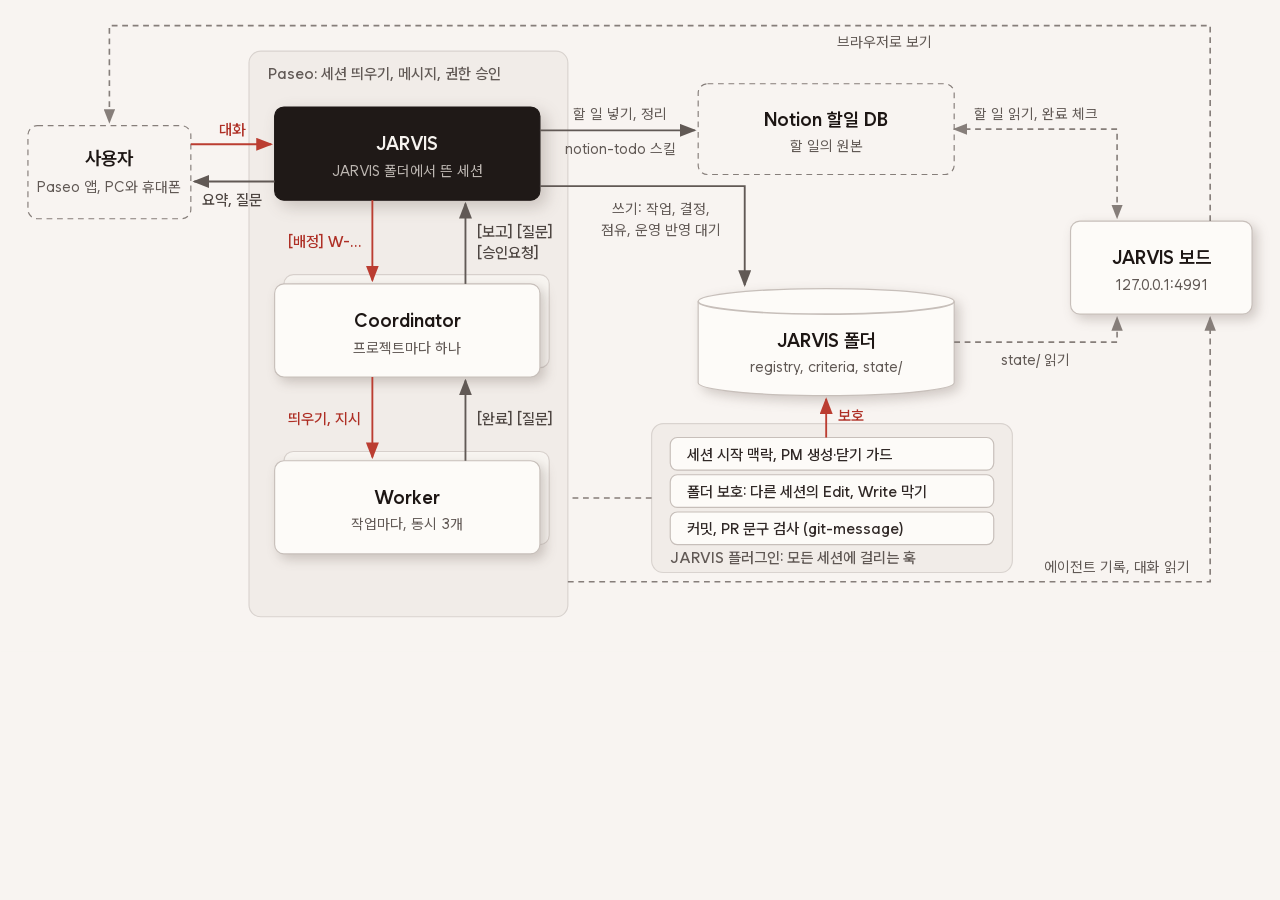
<file: docs/diagrams/architecture.html>
<!DOCTYPE html>
<html lang="ko">
<head>
<meta charset="UTF-8">
<meta name="viewport" content="width=device-width, initial-scale=1.0">
<meta name="description" content="JARVIS 구성">
<title>JARVIS 구성</title>
<link href="https://api.fontshare.com/v2/css?f[]=general-sans@400,500,600&display=block" rel="stylesheet">
<link href="diagram.css" rel="stylesheet">
</head>
<body>
<figure>
<svg viewBox="0 0 1100 560" xmlns="http://www.w3.org/2000/svg" role="img" aria-labelledby="t d">
<title id="t">JARVIS 구성</title>
<desc id="d">사용자는 Paseo 앱에서 JARVIS 와 대화한다. Paseo 안에서 JARVIS 는 Coordinator 에 배정하고 Coordinator 는 Worker 를 띄우며, 보고는 거꾸로 올라온다. JARVIS 는 Notion 할일 DB 에 할 일을 넣고 JARVIS 폴더에 작업, 결정, 점유, 운영 반영 대기를 쓴다. 플러그인 훅은 모든 세션에 걸려 PM 에게 시작 맥락을 넣고, PM 생성과 닫기를 지키고, 폴더를 보호하고, 커밋 문구를 검사한다. JARVIS 보드는 폴더, Notion, Paseo 기록을 읽고 사용자는 브라우저로 본다.</desc>
<defs>
<marker id="hd" markerWidth="9" markerHeight="7" refX="8" refY="3.5" orient="auto"><polygon points="0 0, 9 3.5, 0 7" class="head-down"/></marker>
<marker id="hu" markerWidth="9" markerHeight="7" refX="8" refY="3.5" orient="auto"><polygon points="0 0, 9 3.5, 0 7" class="head-up"/></marker>
<marker id="hr" markerWidth="9" markerHeight="7" refX="8" refY="3.5" orient="auto-start-reverse"><polygon points="0 0, 9 3.5, 0 7" class="head-read"/></marker>
</defs>
<rect width="1100" height="560" class="ground"/>
<rect x="214" y="44" width="274" height="486" class="zone"/>
<text x="230" y="68" class="zone-t">Paseo: 세션 띄우기, 메시지, 권한 승인</text>
<rect x="24" y="108" width="140" height="80" class="box ext"/>
<text x="94" y="142" class="box-name" text-anchor="middle">사용자</text><text x="94" y="165" class="box-sub" text-anchor="middle">Paseo 앱, PC와 휴대폰</text>
<rect x="236" y="92" width="228" height="80" class="box hub"/>
<text x="350" y="129" class="box-name hub-name" text-anchor="middle">JARVIS</text>
<text x="350" y="151" class="box-sub hub-sub" text-anchor="middle">JARVIS 폴더에서 뜬 세션</text>
<rect x="244" y="236" width="228" height="80" class="box ghost"/>
<rect x="236" y="244" width="228" height="80" class="box "/>
<text x="350" y="281" class="box-name" text-anchor="middle">Coordinator</text>
<text x="350" y="303" class="box-sub" text-anchor="middle">프로젝트마다 하나</text>
<rect x="244" y="388" width="228" height="80" class="box ghost"/>
<rect x="236" y="396" width="228" height="80" class="box "/>
<text x="350" y="433" class="box-name" text-anchor="middle">Worker</text>
<text x="350" y="455" class="box-sub" text-anchor="middle">작업마다, 동시 3개</text>
<path d="M 164,124 H 233" class="flow down" marker-end="url(#hd)"/><text x="199" y="116" class="msg down-t" text-anchor="middle">대화</text>
<path d="M 236,156 H 167" class="flow up" marker-end="url(#hu)"/><text x="199" y="176" class="msg up-t" text-anchor="middle">요약, 질문</text>
<path d="M 320,172 V 241" class="flow down" marker-end="url(#hd)"/><text x="310" y="212" class="msg down-t" text-anchor="end">[배정] W-…</text>
<path d="M 400,244 V 175" class="flow up" marker-end="url(#hu)"/><text x="410" y="204" class="msg up-t">[보고] [질문]</text><text x="410" y="222" class="msg up-t">[승인요청]</text>
<path d="M 320,324 V 393" class="flow down" marker-end="url(#hd)"/><text x="310" y="364" class="msg down-t" text-anchor="end">띄우기, 지시</text>
<path d="M 400,396 V 327" class="flow up" marker-end="url(#hu)"/><text x="410" y="364" class="msg up-t">[완료] [질문]</text>
<rect x="600" y="72" width="220" height="78" class="box ext"/>
<text x="710" y="108" class="box-name" text-anchor="middle">Notion 할일 DB</text>
<text x="710" y="130" class="box-sub" text-anchor="middle">할 일의 원본</text>
<path d="M 464,112 H 597" class="flow up" marker-end="url(#hu)"/><text x="533" y="102" class="read-t" text-anchor="middle">할 일 넣기, 정리</text><text x="533" y="132" class="read-t" text-anchor="middle">notion-todo 스킬</text>
<path d="M 600,259 a 110,11 0 0 1 220,0 v 70 a 110,11 0 0 1 -220,0 Z" class="box db"/>
<path d="M 600,259 a 110,11 0 0 0 220,0" class="tree"/>
<text x="710" y="298" class="box-name" text-anchor="middle">JARVIS 폴더</text>
<text x="710" y="320" class="box-sub" text-anchor="middle">registry, criteria, state/</text>
<path d="M 464,160 H 640 V 245" class="flow up" marker-end="url(#hu)"/><text x="568" y="184" class="read-t" text-anchor="middle">쓰기: 작업, 결정,</text><text x="568" y="202" class="read-t" text-anchor="middle">점유, 운영 반영 대기</text>
<rect x="560" y="364" width="310" height="128" class="zone"/>
<rect x="576" y="376" width="278" height="28" class="chip"/><text x="590" y="395" class="chip-t">세션 시작 맥락, PM 생성·닫기 가드</text>
<rect x="576" y="408" width="278" height="28" class="chip"/><text x="590" y="427" class="chip-t">폴더 보호: 다른 세션의 Edit, Write 막기</text>
<rect x="576" y="440" width="278" height="28" class="chip"/><text x="590" y="459" class="chip-t">커밋, PR 문구 검사 (git-message)</text>
<text x="576" y="484" class="zone-t">JARVIS 플러그인: 모든 세션에 걸리는 훅</text>
<path d="M 710,376 V 343" class="flow down" marker-end="url(#hd)"/><text x="720" y="362" class="msg down-t">보호</text>
<path d="M 560,428 H 488" class="flow read"/>
<rect x="920" y="190" width="156" height="80" class="box "/>
<text x="998" y="227" class="box-name" text-anchor="middle">JARVIS 보드</text>
<text x="998" y="249" class="box-sub" text-anchor="middle">127.0.0.1:4991</text>
<path d="M 820,111 H 960 V 187" class="flow read" marker-start="url(#hr)" marker-end="url(#hr)"/><text x="890" y="102" class="read-t" text-anchor="middle">할 일 읽기, 완료 체크</text>
<path d="M 820,294 H 960 V 273" class="flow read" marker-end="url(#hr)"/><text x="890" y="314" class="read-t" text-anchor="middle">state/ 읽기</text>
<path d="M 488,500 H 1040 V 273" class="flow read" marker-end="url(#hr)"/><text x="960" y="492" class="read-t" text-anchor="middle">에이전트 기록, 대화 읽기</text>
<path d="M 1040,190 V 22 H 94 V 105" class="flow read" marker-end="url(#hr)"/><text x="760" y="40" class="read-t" text-anchor="middle">브라우저로 보기</text>
</svg>
</figure>
</body>
</html>
</file>
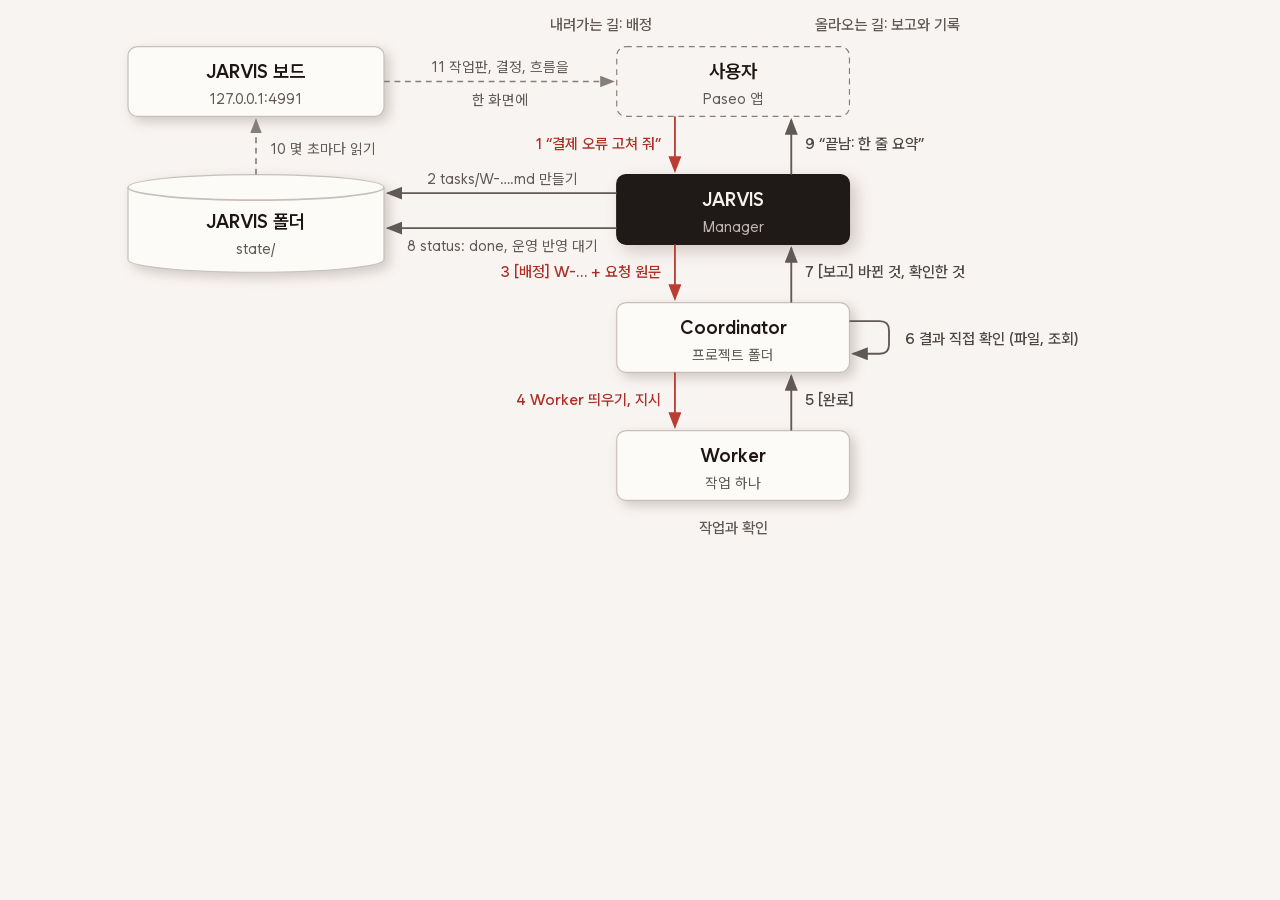
<file: docs/diagrams/flow.html>
<!DOCTYPE html>
<html lang="ko">
<head>
<meta charset="UTF-8">
<meta name="viewport" content="width=device-width, initial-scale=1.0">
<meta name="description" content="배정에서 보고까지">
<title>배정에서 보고까지</title>
<link href="https://api.fontshare.com/v2/css?f[]=general-sans@400,500,600&display=block" rel="stylesheet">
<link href="diagram.css" rel="stylesheet">
</head>
<body>
<figure>
<svg viewBox="0 0 1100 470" xmlns="http://www.w3.org/2000/svg" role="img" aria-labelledby="t d">
<title id="t">배정에서 보고까지</title>
<desc id="d">1 사용자가 JARVIS 에게 요청한다. 2 JARVIS 가 작업 파일을 만든다. 3 Coordinator 에게 배정한다. 4 Coordinator 가 Worker 를 띄운다. 5 Worker 가 완료를 알린다. 6 Coordinator 가 결과를 직접 확인한다. 7 JARVIS 에게 보고한다. 8 JARVIS 가 작업 파일을 done 으로 고친다. 9 사용자에게 한 줄로 알린다. 10 보드가 state 파일을 몇 초마다 읽고 11 사용자에게 한 화면으로 보여 준다.</desc>
<defs>
<marker id="hd" markerWidth="9" markerHeight="7" refX="8" refY="3.5" orient="auto"><polygon points="0 0, 9 3.5, 0 7" class="head-down"/></marker>
<marker id="hu" markerWidth="9" markerHeight="7" refX="8" refY="3.5" orient="auto"><polygon points="0 0, 9 3.5, 0 7" class="head-up"/></marker>
<marker id="hr" markerWidth="9" markerHeight="7" refX="8" refY="3.5" orient="auto-start-reverse"><polygon points="0 0, 9 3.5, 0 7" class="head-read"/></marker>
</defs>
<rect width="1100" height="470" class="ground"/>
<text x="560" y="26" class="zone-t" text-anchor="end">내려가는 길: 배정</text><text x="700" y="26" class="zone-t">올라오는 길: 보고와 기록</text>
<rect x="530" y="40" width="200" height="60" class="box ext"/>
<text x="630" y="67" class="box-name" text-anchor="middle">사용자</text>
<text x="630" y="89" class="box-sub" text-anchor="middle">Paseo 앱</text>
<rect x="530" y="150" width="200" height="60" class="box hub"/>
<text x="630" y="177" class="box-name hub-name" text-anchor="middle">JARVIS</text>
<text x="630" y="199" class="box-sub hub-sub" text-anchor="middle">Manager</text>
<rect x="530" y="260" width="200" height="60" class="box "/>
<text x="630" y="287" class="box-name" text-anchor="middle">Coordinator</text>
<text x="630" y="309" class="box-sub" text-anchor="middle">프로젝트 폴더</text>
<rect x="530" y="370" width="200" height="60" class="box "/>
<text x="630" y="397" class="box-name" text-anchor="middle">Worker</text>
<text x="630" y="419" class="box-sub" text-anchor="middle">작업 하나</text>
<text x="630" y="458" class="zone-t" text-anchor="middle">작업과 확인</text>
<path d="M 580,100 V 147" class="flow down" marker-end="url(#hd)"/><text x="568" y="128" class="msg down-t" text-anchor="end">1  “결제 오류 고쳐 줘”</text>
<path d="M 580,210 V 257" class="flow down" marker-end="url(#hd)"/><text x="568" y="238" class="msg down-t" text-anchor="end">3  [배정] W-… + 요청 원문</text>
<path d="M 580,320 V 367" class="flow down" marker-end="url(#hd)"/><text x="568" y="348" class="msg down-t" text-anchor="end">4  Worker 띄우기, 지시</text>
<path d="M 680,370 V 323" class="flow up" marker-end="url(#hu)"/><text x="692" y="348" class="msg up-t">5  [완료]</text>
<path d="M 730,276 h 26 q 8,0 8,8 v 12 q 0,8 -8,8 h -23" class="flow up" marker-end="url(#hu)"/><text x="778" y="296" class="msg up-t">6  결과 직접 확인 (파일, 조회)</text>
<path d="M 680,260 V 213" class="flow up" marker-end="url(#hu)"/><text x="692" y="238" class="msg up-t">7  [보고] 바뀐 것, 확인한 것</text>
<path d="M 680,150 V 103" class="flow up" marker-end="url(#hu)"/><text x="692" y="128" class="msg up-t">9  “끝남: 한 줄 요약”</text>
<path d="M 110,161 a 110,11 0 0 1 220,0 v 62 a 110,11 0 0 1 -220,0 Z" class="box db"/>
<path d="M 110,161 a 110,11 0 0 0 220,0" class="tree"/>
<text x="220" y="196" class="box-name" text-anchor="middle">JARVIS 폴더</text>
<text x="220" y="218" class="box-sub" text-anchor="middle">state/</text>
<path d="M 530,166 H 333" class="flow up" marker-end="url(#hu)"/><text x="432" y="158" class="read-t" text-anchor="middle">2  tasks/W-….md 만들기</text>
<path d="M 530,196 H 333" class="flow up" marker-end="url(#hu)"/><text x="432" y="216" class="read-t" text-anchor="middle">8  status: done, 운영 반영 대기</text>
<rect x="110" y="40" width="220" height="60" class="box "/>
<text x="220" y="67" class="box-name" text-anchor="middle">JARVIS 보드</text>
<text x="220" y="89" class="box-sub" text-anchor="middle">127.0.0.1:4991</text>
<path d="M 220,150 V 103" class="flow read" marker-end="url(#hr)"/><text x="232" y="132" class="read-t">10  몇 초마다 읽기</text>
<path d="M 330,70 H 527" class="flow read" marker-end="url(#hr)"/><text x="430" y="62" class="read-t" text-anchor="middle">11  작업판, 결정, 흐름을</text><text x="430" y="90" class="read-t" text-anchor="middle">한 화면에</text>
</svg>
</figure>
</body>
</html>
</file>
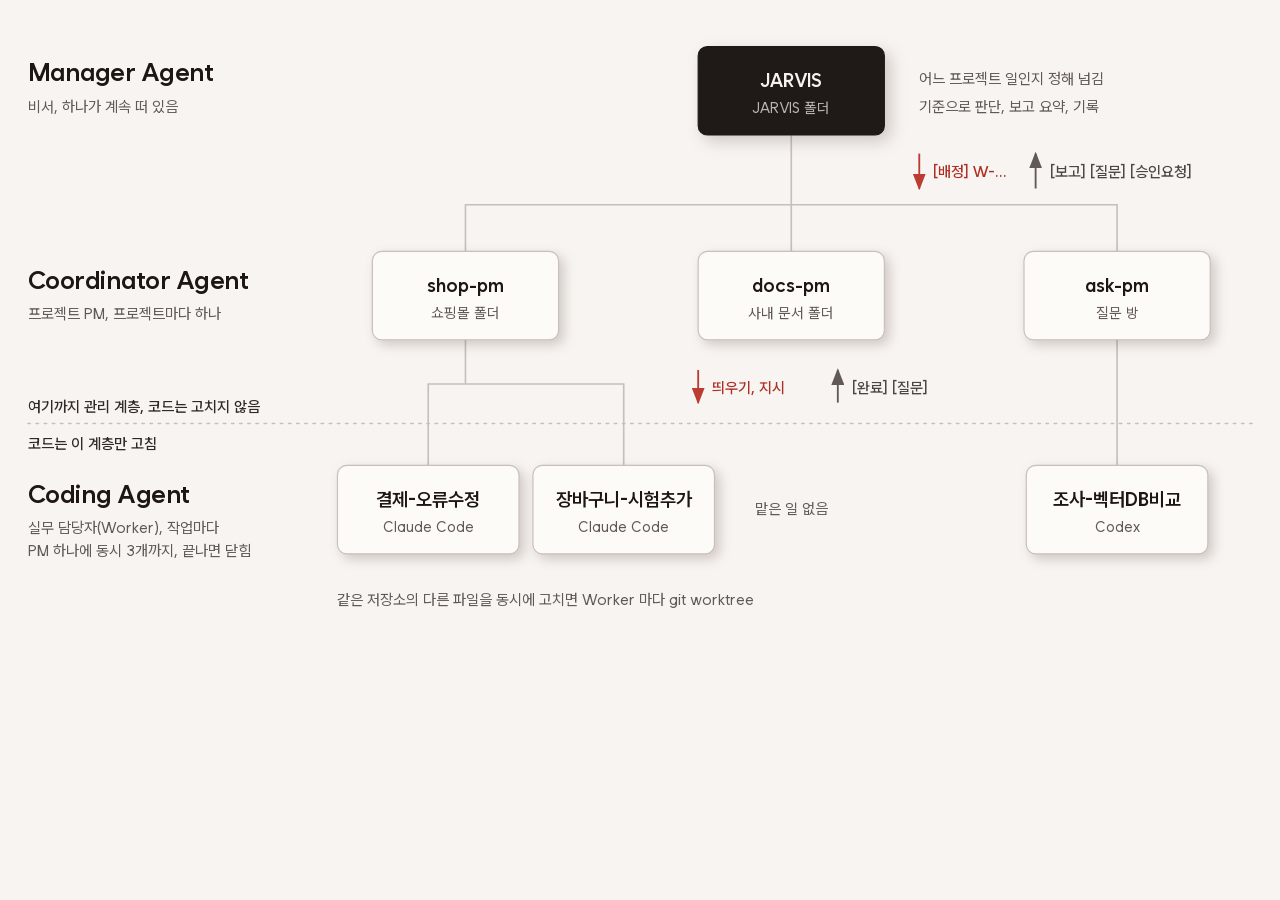
<file: docs/diagrams/layers.html>
<!DOCTYPE html>
<html lang="ko">
<head>
<meta charset="UTF-8">
<meta name="viewport" content="width=device-width, initial-scale=1.0">
<meta name="description" content="Manager, Coordinator, Coding Agent 세 계층">
<title>Manager, Coordinator, Coding Agent 세 계층</title>
<link href="https://api.fontshare.com/v2/css?f[]=general-sans@400,500,600&display=block" rel="stylesheet">
<link href="diagram.css" rel="stylesheet">
</head>
<body>
<figure>
<svg viewBox="0 0 1100 560" xmlns="http://www.w3.org/2000/svg" role="img" aria-labelledby="t d">
<title id="t">Manager, Coordinator, Coding Agent 세 계층</title>
<desc id="d">맨 위 Manager Agent 계층에 JARVIS 하나, 가운데 Coordinator Agent 계층에 프로젝트마다 PM 하나, 맨 아래 Coding Agent 계층에 작업마다 Worker 가 있다. shop-pm 은 Worker 둘, ask-pm 은 하나, docs-pm 은 맡은 일이 없어 Worker 가 없다. 배정과 띄우기는 아래로, 보고와 완료는 위로 간다. 위 두 계층은 코드를 고치지 않는다.</desc>
<defs>
<marker id="hd" markerWidth="9" markerHeight="7" refX="8" refY="3.5" orient="auto"><polygon points="0 0, 9 3.5, 0 7" class="head-down"/></marker>
<marker id="hu" markerWidth="9" markerHeight="7" refX="8" refY="3.5" orient="auto"><polygon points="0 0, 9 3.5, 0 7" class="head-up"/></marker>
<marker id="hr" markerWidth="9" markerHeight="7" refX="8" refY="3.5" orient="auto-start-reverse"><polygon points="0 0, 9 3.5, 0 7" class="head-read"/></marker>
</defs>
<rect width="1100" height="560" class="ground"/>
<text x="24" y="70" class="layer-name">Manager Agent</text><text x="24" y="96" class="layer-sub">비서, 하나가 계속 떠 있음</text>
<text x="24" y="248" class="layer-name">Coordinator Agent</text><text x="24" y="274" class="layer-sub">프로젝트 PM, 프로젝트마다 하나</text>
<text x="24" y="432" class="layer-name">Coding Agent</text><text x="24" y="458" class="layer-sub">실무 담당자(Worker), 작업마다</text><text x="24" y="478" class="layer-sub">PM 하나에 동시 3개까지, 끝나면 닫힘</text>
<line x1="24" y1="364" x2="1076" y2="364" class="divide"/>
<text x="24" y="354" class="divide-t">여기까지 관리 계층, 코드는 고치지 않음</text><text x="24" y="386" class="divide-t">코드는 이 계층만 고침</text>
<path d="M 680,116 V 176 M 400,216 V 176 H 960 V 216 M 680,176 V 216" class="tree"/>
<path d="M 400,292 V 330 M 368,400 V 330 H 536 V 400 M 960,292 V 400" class="tree"/>
<rect x="600" y="40" width="160" height="76" class="box hub"/>
<text x="680" y="75" class="box-name hub-name" text-anchor="middle">JARVIS</text>
<text x="680" y="97" class="box-sub hub-sub" text-anchor="middle">JARVIS 폴더</text>
<text x="790" y="72" class="note">어느 프로젝트 일인지 정해 넘김</text><text x="790" y="96" class="note">기준으로 판단, 보고 요약, 기록</text>
<path d="M 790,132 V 162" class="flow down" marker-end="url(#hd)"/><text x="802" y="152" class="msg down-t">[배정] W-…</text>
<path d="M 890,162 V 132" class="flow up" marker-end="url(#hu)"/><text x="902" y="152" class="msg up-t">[보고] [질문] [승인요청]</text>
<rect x="320" y="216" width="160" height="76" class="box "/>
<text x="400" y="251" class="box-name" text-anchor="middle">shop-pm</text>
<text x="400" y="273" class="box-sub" text-anchor="middle">쇼핑몰 폴더</text><rect x="600" y="216" width="160" height="76" class="box "/>
<text x="680" y="251" class="box-name" text-anchor="middle">docs-pm</text>
<text x="680" y="273" class="box-sub" text-anchor="middle">사내 문서 폴더</text><rect x="880" y="216" width="160" height="76" class="box "/>
<text x="960" y="251" class="box-name" text-anchor="middle">ask-pm</text>
<text x="960" y="273" class="box-sub" text-anchor="middle">질문 방</text>
<path d="M 600,318 V 346" class="flow down" marker-end="url(#hd)"/><text x="612" y="338" class="msg down-t">띄우기, 지시</text>
<path d="M 720,346 V 318" class="flow up" marker-end="url(#hu)"/><text x="732" y="338" class="msg up-t">[완료] [질문]</text>
<rect x="290" y="400" width="156" height="76" class="box "/>
<text x="368" y="435" class="box-name" text-anchor="middle">결제-오류수정</text>
<text x="368" y="457" class="box-sub" text-anchor="middle">Claude Code</text><rect x="458" y="400" width="156" height="76" class="box "/>
<text x="536" y="435" class="box-name" text-anchor="middle">장바구니-시험추가</text>
<text x="536" y="457" class="box-sub" text-anchor="middle">Claude Code</text>
<text x="680" y="442" class="note" text-anchor="middle">맡은 일 없음</text>
<rect x="882" y="400" width="156" height="76" class="box "/>
<text x="960" y="435" class="box-name" text-anchor="middle">조사-벡터DB비교</text>
<text x="960" y="457" class="box-sub" text-anchor="middle">Codex</text>
<text x="290" y="520" class="note">같은 저장소의 다른 파일을 동시에 고치면 Worker 마다 git worktree</text>
</svg>
</figure>
</body>
</html>
</file>
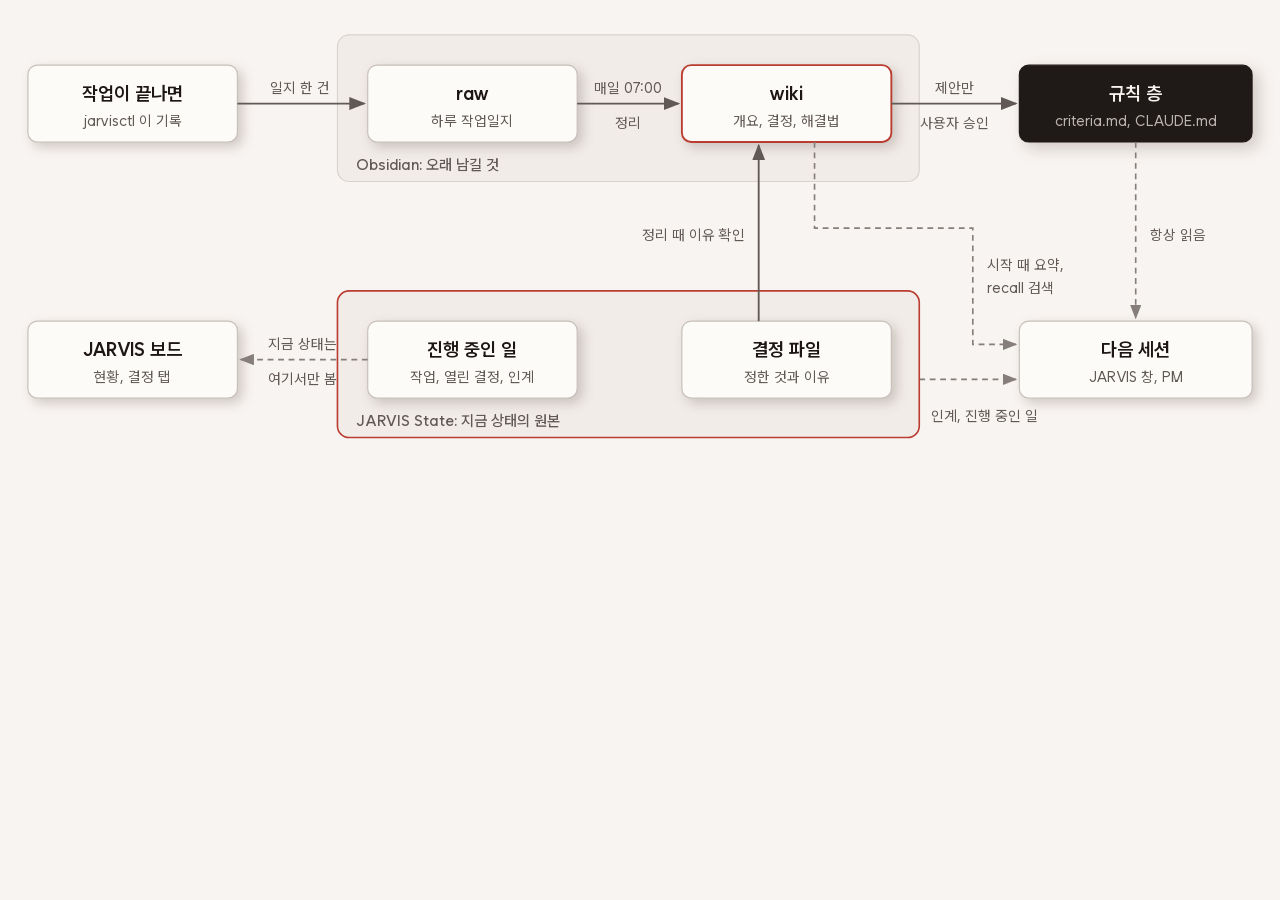
<file: docs/diagrams/state-memory.html>
<!DOCTYPE html>
<html lang="ko">
<head>
<meta charset="UTF-8">
<meta name="viewport" content="width=device-width, initial-scale=1.0">
<meta name="description" content="기억 흐름과 지금 상태">
<title>기억 흐름과 지금 상태</title>
<link href="https://api.fontshare.com/v2/css?f[]=general-sans@400,500,600&display=block" rel="stylesheet">
<link href="diagram.css" rel="stylesheet">
</head>
<body>
<figure>
<svg viewBox="0 0 1100 400" xmlns="http://www.w3.org/2000/svg" role="img" aria-labelledby="t d">
<title id="t">기억 흐름과 지금 상태</title>
<desc id="d">작업이 끝나면 jarvisctl 이 작업일지 raw 에 한 건 더한다. 매일 07:00 wiki-curator 가 raw 를 wiki(개요, 결정, 해결법)로 정리하고, 일지에 적힌 작업·결정 번호를 따라 결정 파일에서 이유를 확인한다. wiki 는 규칙을 직접 바꾸지 못하고 제안만 하며, 사용자가 승인한 것만 규칙 층에 들어간다. 다음 세션은 규칙을 항상 읽고, 시작 때 인계 노트와 진행 중인 작업·결정, wiki 요약을 받고, 그 밖에는 recall 로 검색한다. 진행 중인 작업과 열린 결정 같은 지금 상태는 Obsidian 에 사본을 두지 않고 JARVIS 보드에서만 본다.</desc>
<defs>
<marker id="hd" markerWidth="9" markerHeight="7" refX="8" refY="3.5" orient="auto"><polygon points="0 0, 9 3.5, 0 7" class="head-down"/></marker>
<marker id="hu" markerWidth="9" markerHeight="7" refX="8" refY="3.5" orient="auto"><polygon points="0 0, 9 3.5, 0 7" class="head-up"/></marker>
<marker id="hr" markerWidth="9" markerHeight="7" refX="8" refY="3.5" orient="auto-start-reverse"><polygon points="0 0, 9 3.5, 0 7" class="head-read"/></marker>
</defs>
<rect width="1100" height="400" class="ground"/>
<rect x="290" y="30" width="500" height="126" class="zone"/>
<rect x="316" y="56" width="180" height="66" class="box "/>
<text x="406" y="86" class="box-name" text-anchor="middle">raw</text>
<text x="406" y="108" class="box-sub" text-anchor="middle">하루 작업일지</text>
<rect x="586" y="56" width="180" height="66" class="box focal"/>
<text x="676" y="86" class="box-name" text-anchor="middle">wiki</text>
<text x="676" y="108" class="box-sub" text-anchor="middle">개요, 결정, 해결법</text>
<text x="306" y="146" class="zone-t">Obsidian: 오래 남길 것</text>
<path d="M 496,89 H 583" class="flow up" marker-end="url(#hu)"/><text x="540" y="80" class="read-t" text-anchor="middle">매일 07:00</text><text x="540" y="110" class="read-t" text-anchor="middle">정리</text>

<rect x="24" y="56" width="180" height="66" class="box "/>
<text x="114" y="86" class="box-name" text-anchor="middle">작업이 끝나면</text>
<text x="114" y="108" class="box-sub" text-anchor="middle">jarvisctl 이 기록</text>
<path d="M 204,89 H 313" class="flow up" marker-end="url(#hu)"/><text x="258" y="80" class="read-t" text-anchor="middle">일지 한 건</text>

<rect x="876" y="56" width="200" height="66" class="box hub"/>
<text x="976" y="86" class="box-name hub-name" text-anchor="middle">규칙 층</text>
<text x="976" y="108" class="box-sub hub-sub" text-anchor="middle">criteria.md, CLAUDE.md</text>
<path d="M 766,89 H 873" class="flow up" marker-end="url(#hu)"/><text x="820" y="80" class="read-t" text-anchor="middle">제안만</text><text x="820" y="110" class="read-t" text-anchor="middle">사용자 승인</text>

<rect x="876" y="276" width="200" height="66" class="box "/>
<text x="976" y="306" class="box-name" text-anchor="middle">다음 세션</text>
<text x="976" y="328" class="box-sub" text-anchor="middle">JARVIS 창, PM</text>
<path d="M 976,122 V 273" class="flow read" marker-end="url(#hr)"/><text x="988" y="206" class="read-t">항상 읽음</text>
<path d="M 700,122 V 196 H 836 V 296 H 873" class="flow read" marker-end="url(#hr)"/><text x="848" y="232" class="read-t">시작 때 요약,</text><text x="848" y="252" class="read-t">recall 검색</text>
<path d="M 790,326 H 873" class="flow read" marker-end="url(#hr)"/><text x="800" y="362" class="read-t">인계, 진행 중인 일</text>

<rect x="290" y="250" width="500" height="126" class="zone focal"/>
<rect x="316" y="276" width="180" height="66" class="box "/>
<text x="406" y="306" class="box-name" text-anchor="middle">진행 중인 일</text>
<text x="406" y="328" class="box-sub" text-anchor="middle">작업, 열린 결정, 인계</text>
<rect x="586" y="276" width="180" height="66" class="box "/>
<text x="676" y="306" class="box-name" text-anchor="middle">결정 파일</text>
<text x="676" y="328" class="box-sub" text-anchor="middle">정한 것과 이유</text>
<text x="306" y="366" class="zone-t">JARVIS State: 지금 상태의 원본</text>
<path d="M 652,276 V 125" class="flow up" marker-end="url(#hu)"/><text x="640" y="206" class="read-t" text-anchor="end">정리 때 이유 확인</text>

<rect x="24" y="276" width="180" height="66" class="box "/>
<text x="114" y="306" class="box-name" text-anchor="middle">JARVIS 보드</text>
<text x="114" y="328" class="box-sub" text-anchor="middle">현황, 결정 탭</text>
<path d="M 316,309 H 207" class="flow read" marker-end="url(#hr)"/><text x="260" y="300" class="read-t" text-anchor="middle">지금 상태는</text><text x="260" y="330" class="read-t" text-anchor="middle">여기서만 봄</text>
</svg>
</figure>
</body>
</html>
</file>
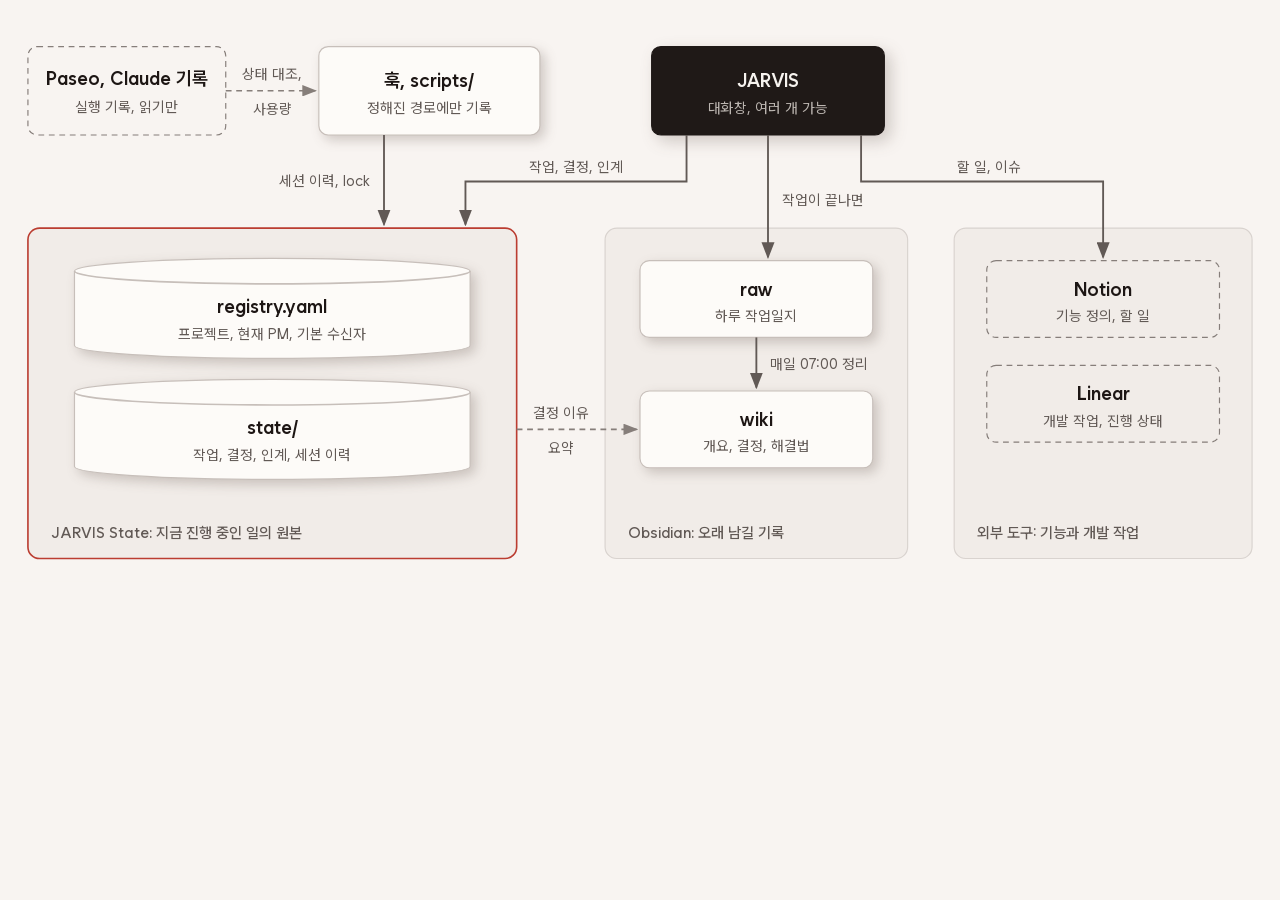
<file: docs/diagrams/state-storage.html>
<!DOCTYPE html>
<html lang="ko">
<head>
<meta charset="UTF-8">
<meta name="viewport" content="width=device-width, initial-scale=1.0">
<meta name="description" content="전체 저장 구조">
<title>전체 저장 구조</title>
<link href="https://api.fontshare.com/v2/css?f[]=general-sans@400,500,600&display=block" rel="stylesheet">
<link href="diagram.css" rel="stylesheet">
</head>
<body>
<figure>
<svg viewBox="0 0 1100 500" xmlns="http://www.w3.org/2000/svg" role="img" aria-labelledby="t d">
<title id="t">전체 저장 구조</title>
<desc id="d">쓰는 쪽은 JARVIS 와 훅, scripts 둘이다. 훅은 Paseo 와 Claude 실행 기록을 읽어 상태와 대조하고 세션 이력과 lock 을 JARVIS State 에 쓴다. JARVIS 는 작업, 결정, 인계를 JARVIS State 에, 작업이 끝날 때마다 작업일지를 Obsidian raw 에, 할 일과 이슈를 Notion 과 Linear 에 쓴다. raw 는 매일 07:00 wiki 로 정리되고, 그때 JARVIS State 의 결정 파일에서 이유를 확인해 wiki 에 요약한다.</desc>
<defs>
<marker id="hd" markerWidth="9" markerHeight="7" refX="8" refY="3.5" orient="auto"><polygon points="0 0, 9 3.5, 0 7" class="head-down"/></marker>
<marker id="hu" markerWidth="9" markerHeight="7" refX="8" refY="3.5" orient="auto"><polygon points="0 0, 9 3.5, 0 7" class="head-up"/></marker>
<marker id="hr" markerWidth="9" markerHeight="7" refX="8" refY="3.5" orient="auto-start-reverse"><polygon points="0 0, 9 3.5, 0 7" class="head-read"/></marker>
</defs>
<rect width="1100" height="500" class="ground"/>
<rect x="24" y="40" width="170" height="76" class="box ext"/>
<text x="109" y="73" class="box-name" text-anchor="middle">Paseo, Claude 기록</text><text x="109" y="96" class="box-sub" text-anchor="middle">실행 기록, 읽기만</text>
<rect x="274" y="40" width="190" height="76" class="box "/>
<text x="369" y="75" class="box-name" text-anchor="middle">훅, scripts/</text>
<text x="369" y="97" class="box-sub" text-anchor="middle">정해진 경로에만 기록</text>
<rect x="560" y="40" width="200" height="76" class="box hub"/>
<text x="660" y="75" class="box-name hub-name" text-anchor="middle">JARVIS</text>
<text x="660" y="97" class="box-sub hub-sub" text-anchor="middle">대화창, 여러 개 가능</text>
<path d="M 194,78 H 271" class="flow read" marker-end="url(#hr)"/><text x="234" y="68" class="read-t" text-anchor="middle">상태 대조,</text><text x="234" y="98" class="read-t" text-anchor="middle">사용량</text>

<rect x="24" y="196" width="420" height="284" class="zone focal"/>
<path d="M 64,233 a 170,11 0 0 1 340,0 v 64 a 170,11 0 0 1 -340,0 Z" class="box db"/>
<path d="M 64,233 a 170,11 0 0 0 340,0" class="tree"/>
<text x="234" y="269" class="box-name" text-anchor="middle">registry.yaml</text>
<text x="234" y="291" class="box-sub" text-anchor="middle">프로젝트, 현재 PM, 기본 수신자</text>
<path d="M 64,337 a 170,11 0 0 1 340,0 v 64 a 170,11 0 0 1 -340,0 Z" class="box db"/>
<path d="M 64,337 a 170,11 0 0 0 340,0" class="tree"/>
<text x="234" y="373" class="box-name" text-anchor="middle">state/</text>
<text x="234" y="395" class="box-sub" text-anchor="middle">작업, 결정, 인계, 세션 이력</text>
<text x="44" y="462" class="zone-t">JARVIS State: 지금 진행 중인 일의 원본</text>

<rect x="520" y="196" width="260" height="284" class="zone"/>
<rect x="550" y="224" width="200" height="66" class="box "/>
<text x="650" y="254" class="box-name" text-anchor="middle">raw</text>
<text x="650" y="276" class="box-sub" text-anchor="middle">하루 작업일지</text>
<rect x="550" y="336" width="200" height="66" class="box "/>
<text x="650" y="366" class="box-name" text-anchor="middle">wiki</text>
<text x="650" y="388" class="box-sub" text-anchor="middle">개요, 결정, 해결법</text>
<path d="M 650,290 V 333" class="flow up" marker-end="url(#hu)"/><text x="662" y="317" class="read-t">매일 07:00 정리</text>
<text x="540" y="462" class="zone-t">Obsidian: 오래 남길 기록</text>

<rect x="820" y="196" width="256" height="284" class="zone"/>
<rect x="848" y="224" width="200" height="66" class="box ext"/>
<text x="948" y="254" class="box-name" text-anchor="middle">Notion</text>
<text x="948" y="276" class="box-sub" text-anchor="middle">기능 정의, 할 일</text>
<rect x="848" y="314" width="200" height="66" class="box ext"/>
<text x="948" y="344" class="box-name" text-anchor="middle">Linear</text>
<text x="948" y="366" class="box-sub" text-anchor="middle">개발 작업, 진행 상태</text>
<text x="840" y="462" class="zone-t">외부 도구: 기능과 개발 작업</text>

<path d="M 330,116 V 193" class="flow up" marker-end="url(#hu)"/><text x="318" y="160" class="read-t" text-anchor="end">세션 이력, lock</text>
<path d="M 590,116 V 156 H 400 V 193" class="flow up" marker-end="url(#hu)"/><text x="495" y="148" class="read-t" text-anchor="middle">작업, 결정, 인계</text>
<path d="M 660,116 V 221" class="flow up" marker-end="url(#hu)"/><text x="672" y="176" class="read-t">작업이 끝나면</text>
<path d="M 740,116 V 156 H 948 V 221" class="flow up" marker-end="url(#hu)"/><text x="850" y="148" class="read-t" text-anchor="middle">할 일, 이슈</text>
<path d="M 444,369 H 547" class="flow read" marker-end="url(#hr)"/><text x="482" y="359" class="read-t" text-anchor="middle">결정 이유</text><text x="482" y="389" class="read-t" text-anchor="middle">요약</text>
</svg>
</figure>
</body>
</html>
</file>
<file: docs/diagrams/diagram.css>
/* Hallmark · shape: diagram set · genre: modern-minimal · theme: Coral (deal 1/3, seed agent-orchestration-system-diagrams-8501·b6706f2e·2026-11-09·r0) · redesign: full
 * hero: none · nav: none · footer: none · imagery: diagrams of the real system · signature: the 배정 spine in deep coral, every other line in ink
 * axes: light/grotesk-sans/warm · posture: restrained · contrast: pass · fold: n/a · v2.0.0 */
/* Hallmark · pre-emit critique: P3 H- E3 S3 R3 V3 · weakest: S, Korean falls back to Wanted Sans inside General Sans; kept, the pair sits on the same grotesk skeleton */
/* Hallmark · waive 26b · no control in these figures, only svg and text · the diagrams are rendered to README PNGs and nothing on them is clickable */
@font-face { font-family: "Wanted Sans"; src: url("../../dashboard/vendor/WantedSansVariable.woff2") format("woff2"); font-weight: 400 700; font-display: block; }

:root {
  --f-text: "General Sans", "Wanted Sans", ui-sans-serif, sans-serif;
  --w-display: 600; --tr-display: -0.02em;
  --c-ground: oklch(97% 0.006 55); --c-manage: oklch(94.5% 0.007 55); --c-work: oklch(91.5% 0.009 55);
  --c-rule: oklch(87% 0.009 55); --c-box: oklch(98.8% 0.0045 80); --c-box-rule: oklch(81% 0.011 55);
  --c-ink: oklch(21% 0.012 38); --c-ink-2: oklch(29% 0.013 40); --c-muted: oklch(47% 0.013 45);
  --c-hub: oklch(22% 0.011 40); --c-hub-ink: oklch(96.5% 0.006 70); --c-hub-sub: oklch(78% 0.01 60);
  --c-divide: oklch(81% 0.011 55); --c-down: oklch(54% 0.165 29); --c-down-t: oklch(50% 0.165 29);
  --c-up: oklch(47% 0.013 45); --c-up-t: oklch(40% 0.013 45); --c-read: oklch(60% 0.012 50);
  --c-cast: oklch(32% 0.03 50 / 0.22);
}
@media (prefers-color-scheme: dark) {
  :root {
    --c-ground: oklch(19% 0.011 40); --c-manage: oklch(22.5% 0.012 40); --c-work: oklch(16.5% 0.01 40);
    --c-rule: oklch(30% 0.012 42); --c-box: oklch(26% 0.012 42); --c-box-rule: oklch(36% 0.013 45);
    --c-ink: oklch(95% 0.006 70); --c-ink-2: oklch(86% 0.008 65); --c-muted: oklch(72% 0.012 60);
    --c-hub: oklch(96.5% 0.006 70); --c-hub-ink: oklch(21% 0.012 38); --c-hub-sub: oklch(42% 0.013 45);
    --c-divide: oklch(40% 0.013 45); --c-down: oklch(74% 0.125 30); --c-down-t: oklch(78% 0.12 30);
    --c-up: oklch(66% 0.012 60); --c-up-t: oklch(78% 0.012 60); --c-read: oklch(58% 0.012 55);
    --c-cast: oklch(5% 0.01 40 / 0.5);
  }
}

html, body { overflow-x: clip; margin: 0; background: var(--c-ground); }
figure { margin: 0; }
svg { display: block; width: 100%; height: auto; }
svg text { font-family: var(--f-text); }
:focus-visible { outline: 2px solid var(--c-down); outline-offset: 2px; }

.ground { fill: var(--c-ground); }
.layer, .zone { stroke-width: 1; rx: 10px; }
.layer.manage, .zone { fill: var(--c-manage); stroke: var(--c-rule); }
.layer.work { fill: var(--c-work); stroke: var(--c-rule); }
.layer-name { font-size: 22px; font-weight: var(--w-display); letter-spacing: var(--tr-display); fill: var(--c-ink); }
.layer-sub { font-size: 13px; fill: var(--c-muted); }
.zone-t { font-size: 13px; font-weight: 500; fill: var(--c-muted); }

.box { fill: var(--c-box); stroke: var(--c-box-rule); stroke-width: 1; rx: 8px; filter: drop-shadow(4px 4px 5px var(--c-cast)); }
.box.ghost { filter: none; opacity: 0.6; }
.box.ext { fill: none; stroke-dasharray: 5 4; filter: none; stroke: var(--c-read); }
.box.hub { fill: var(--c-hub); stroke: var(--c-hub); filter: drop-shadow(5px 5px 7px var(--c-cast)); }
.box.db { rx: 0; }
.chip { fill: var(--c-box); stroke: var(--c-box-rule); stroke-width: 1; rx: 6px; }
.box-name { font-size: 16px; font-weight: 600; fill: var(--c-ink); }
.box-sub { font-size: 12.5px; fill: var(--c-muted); }
.chip-t { font-size: 13px; font-weight: 500; fill: var(--c-ink-2); }
.hub-name { fill: var(--c-hub-ink); }
.hub-sub { fill: var(--c-hub-sub); }
.note { font-size: 13px; fill: var(--c-muted); }

.divide { stroke: var(--c-divide); stroke-width: 1.4; stroke-dasharray: 2 5; stroke-linecap: round; }
.divide-t { font-size: 13px; font-weight: 500; fill: var(--c-ink-2); }
.band { fill: var(--c-manage); rx: 8px; }
.life { stroke: var(--c-box-rule); stroke-width: 1.2; stroke-dasharray: 2 5; stroke-linecap: round; }
.tree { fill: none; stroke: var(--c-box-rule); stroke-width: 1.4; }

.flow { fill: none; stroke-width: 1.6; }
.flow.down { stroke: var(--c-down); }
.flow.up { stroke: var(--c-up); }
.flow.read { stroke: var(--c-read); stroke-width: 1.4; stroke-dasharray: 5 4; }
.head-down { fill: var(--c-down); }
.head-up { fill: var(--c-up); }
.head-read { fill: var(--c-read); }
.msg { font-size: 13px; font-weight: 500; }
.down-t { fill: var(--c-down-t); }
.up-t { fill: var(--c-up-t); }
.read-t { font-size: 12.5px; fill: var(--c-muted); }
.step { font-size: 12px; font-weight: 600; fill: var(--c-muted); }
.zone.focal { stroke: var(--c-down); stroke-width: 1.4; }
.box.focal { stroke: var(--c-down); stroke-width: 1.6; }
</file>
